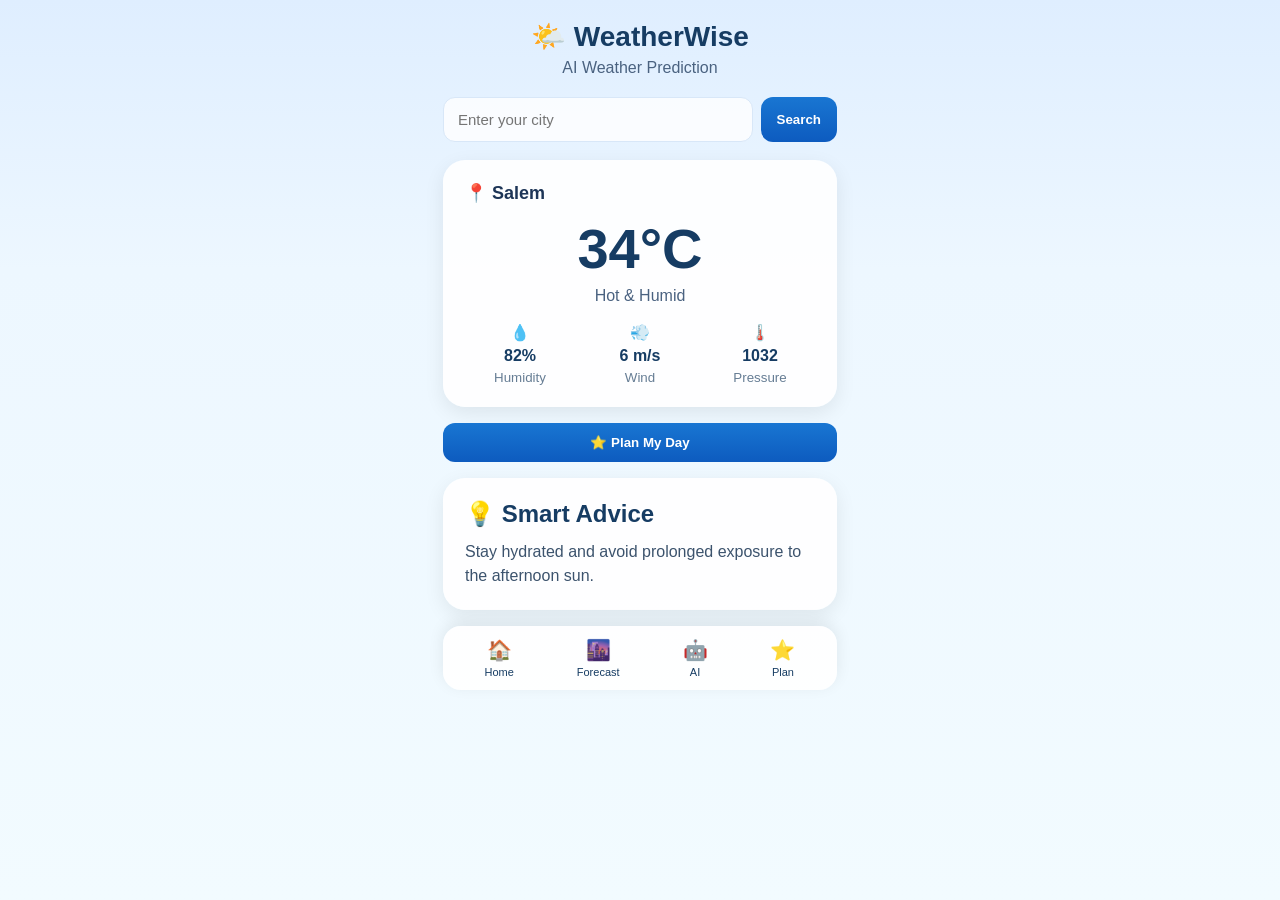
<file: index.html>
<!DOCTYPE html>
<html lang="en">
<head>
    <meta charset="UTF-8">
    <meta name="viewport" content="width=device-width, initial-scale=1.0">
    <title>WeatherWise</title>
    <link rel="stylesheet" href="style.css">
</head>
<body>
<div class="app">
    <header>
        <h1>🌤️ WeatherWise</h1>
        <p>AI Weather Prediction</p>
    </header>

    <div class="search-box">
        <input type="text" id="cityInput" placeholder="Enter your city" aria-label="City">
        <button id="searchBtn">Search</button>
    </div>

    <section class="weather-card">
        <p class="location">📍 <span id="city">Salem</span></p>
        <div class="temperature"><span id="temperature">34</span>°C</div>
        <p id="condition">Hot & Humid</p>

        <div class="weather-details">
            <div>
                💧
                <b id="humidity">82%</b>
                <small>Humidity</small>
            </div>
            <div>
                💨
                <b id="wind">6 m/s</b>
                <small>Wind</small>
            </div>
            <div>
                🌡️
                <b id="pressure">1032</b>
                <small>Pressure</small>
            </div>
        </div>
    </section>

    <section id="forecastContent" class="forecast-card" style="display: none;">
        <h2>🌦️ 5-Day Forecast</h2>
        <div class="forecast-list">
            <div class="forecast-item">
                <b>Today</b>
                <span>☀️</span>
                <strong>32°C</strong>
                <small>Hot & Humid</small>
            </div>
            <div class="forecast-item">
                <b>Tomorrow</b>
                <span>🌤️</span>
                <strong>31°C</strong>
                <small>Partly Cloudy</small>
            </div>
            <div class="forecast-item">
                <b>Day 3</b>
                <span>🌧️</span>
                <strong>29°C</strong>
                <small>Light Rain</small>
            </div>
            <div class="forecast-item">
                <b>Day 4</b>
                <span>⛅</span>
                <strong>30°C</strong>
                <small>Cloudy</small>
            </div>
            <div class="forecast-item">
                <b>Day 5</b>
                <span>☀️</span>
                <strong>33°C</strong>
                <small>Sunny</small>
            </div>
        </div>
    </section>

    <section class="ai-card">
        <h2>🤖 AI Prediction</h2>
        <p>Tomorrow's Prediction</p>
        <h3 id="prediction">☀️ Hot and Humid</h3>
        <div class="rain">
            🌧️ Rain Chance:
            <b id="rainChance">25%</b>
        </div>
    </section>

    <button class="plan-button" id="planButton">⭐ Plan My Day</button>

    <section id="advice" class="advice-card">
        <h2>💡 Smart Advice</h2>
        <p>Stay hydrated and avoid prolonged exposure to the afternoon sun.</p>
    </section>

    <nav>
        <span class="nav-item" data-target="home">🏠 <small>Home</small></span>
        <span class="nav-item" data-target="forecast">🌆 <small>Forecast</small></span>
        <span class="nav-item" data-target="ai">🤖 <small>AI</small></span>
        <span class="nav-item" data-target="plan">⭐ <small>Plan</small></span>
    </nav>
</div>

<script src="script.js"></script>
</body>
</html>
</file>
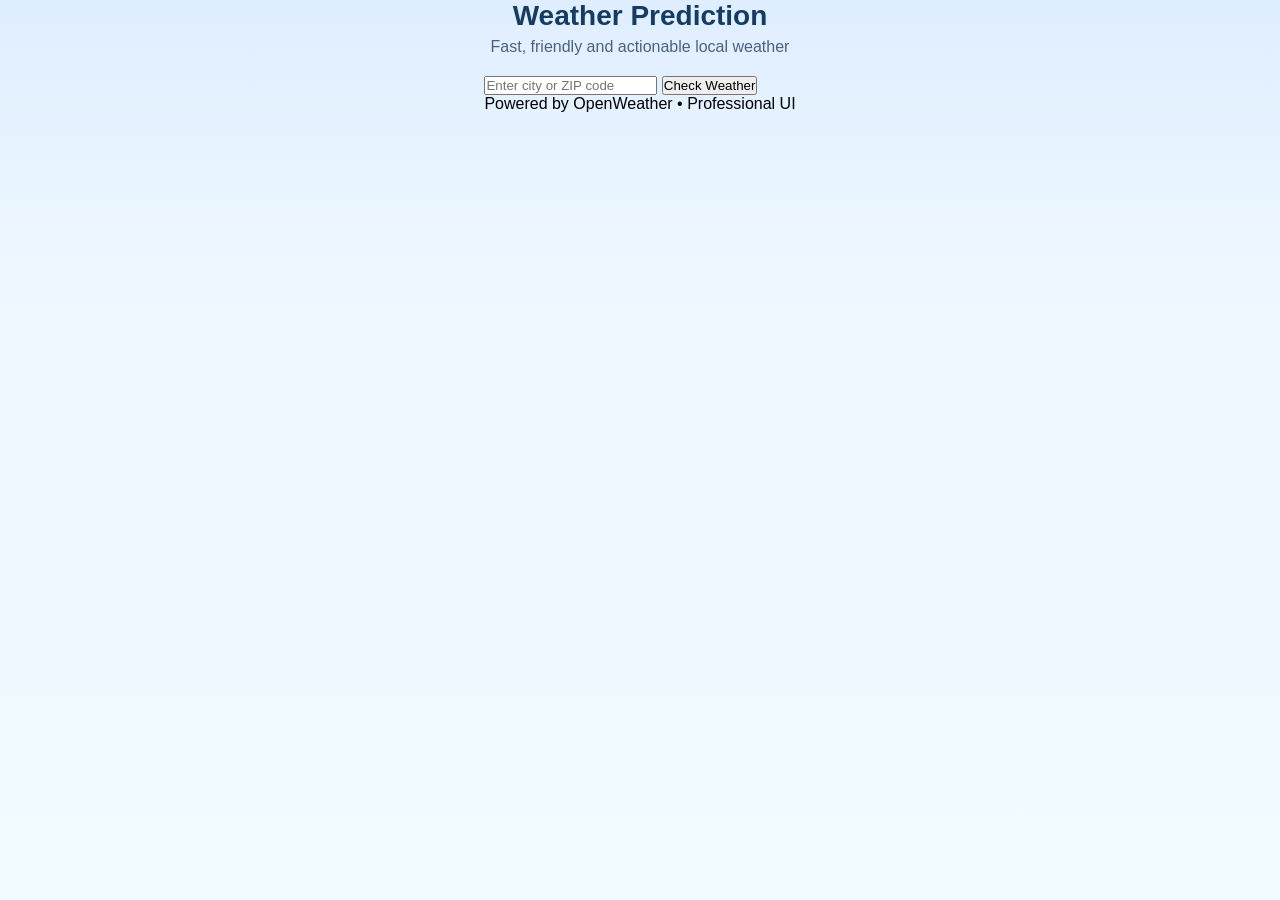
<file: saved_homepage.html>
<!DOCTYPE html>
<html lang="en">
<head>
    <meta charset="UTF-8">
    <title>Weather Prediction App</title>
    <link rel="stylesheet" href="style.css">
</head>
<body>
<div class="container">
    <header class="header">
        <h1>Weather Prediction</h1>
        <p class="tagline">Fast, friendly and actionable local weather</p>
    </header>

    <div class="search">
        <input type="text" id="cityInput" placeholder="Enter city or ZIP code" aria-label="City">
        <button id="searchBtn">Check Weather</button>
    </div>

    <div id="weatherResult" class="card hidden"></div>

    <footer class="footer">Powered by OpenWeather • Professional UI</footer>
</div>

<script src="script.js"></script>
</body>
</html>
</file>
<file: style.css>
* {
    box-sizing: border-box;
    margin: 0;
    padding: 0;
}

body {
    font-family: Arial, sans-serif;
    background: linear-gradient(180deg, #dfeeff, #edf7ff 30%, #f2fbff);
    min-height: 100vh;
    display: flex;
    justify-content: center;
}

.app {
    width: 100%;
    max-width: 430px;
    min-height: 100vh;
    margin: 0 auto;
    padding: 20px 18px 90px;
    background: transparent;
}

header {
    text-align: center;
    margin-bottom: 20px;
}

header h1 {
    font-size: 28px;
    color: #163c63;
}

header p {
    margin-top: 6px;
    color: #4a6280;
}

.search-box {
    display: flex;
    gap: 8px;
    margin-bottom: 18px;
}

.search-box input {
    flex: 1;
    padding: 13px 14px;
    border: 1px solid #d8e7f8;
    border-radius: 12px;
    font-size: 15px;
    background: rgba(255, 255, 255, 0.8);
}

.search-box button,
.plan-button {
    border: none;
    border-radius: 12px;
    padding: 12px 16px;
    background: linear-gradient(180deg, #1976d2, #0d5bbf);
    color: white;
    font-weight: 700;
    cursor: pointer;
    transition: transform 0.2s ease;
}

.search-box button:hover,
.plan-button:hover {
    transform: translateY(-1px);
}

.weather-card,
.ai-card,
.advice-card,
.forecast-card {
    background: rgba(255, 255, 255, 0.92);
    border-radius: 22px;
    padding: 22px;
    margin-bottom: 16px;
    box-shadow: 0 6px 20px rgba(0, 0, 0, 0.08);
}

.location {
    font-size: 18px;
    font-weight: bold;
    color: #1d3557;
}

.temperature {
    font-size: 56px;
    text-align: center;
    font-weight: bold;
    margin: 12px 0 6px;
    color: #163c63;
}

#condition {
    text-align: center;
    color: #4a6280;
    margin-bottom: 8px;
}

.weather-details {
    display: flex;
    justify-content: space-between;
    margin-top: 18px;
    gap: 10px;
}

.weather-details div {
    flex: 1;
    text-align: center;
    color: #163c63;
}

.weather-details b,
.weather-details small {
    display: block;
    margin-top: 5px;
}

.weather-details small {
    color: #667d94;
}

.forecast-card h2,
.ai-card h2,
.advice-card h2 {
    margin-bottom: 12px;
    color: #163c63;
}

.forecast-list {
    display: flex;
    flex-direction: column;
    gap: 10px;
}

.forecast-item,
.forecast-day {
    background: #f5f9ff;
    border-radius: 14px;
    padding: 12px;
    display: grid;
    gap: 4px;
}

.forecast-item {
    display: flex;
    justify-content: space-between;
    align-items: center;
    gap: 10px;
}

.forecast-item span,
.forecast-item strong,
.forecast-item small {
    flex: 1;
    text-align: center;
}

.ai-card h3 {
    margin: 10px 0 16px;
    color: #163c63;
}

.rain {
    padding: 12px;
    border-radius: 12px;
    background: #edf7ff;
    color: #163c63;
}

.plan-button {
    width: 100%;
    margin-bottom: 16px;
}

.advice-card p {
    line-height: 1.5;
    color: #3c536d;
}

nav {
    position: sticky;
    bottom: 10px;
    display: flex;
    justify-content: space-around;
    padding: 12px 10px;
    background: rgba(255, 255, 255, 0.92);
    border-radius: 18px;
    box-shadow: 0 -4px 16px rgba(0, 0, 0, 0.08);
}

.nav-item {
    text-align: center;
    font-size: 20px;
    color: #163c63;
    cursor: pointer;
}

.nav-item small {
    display: block;
    font-size: 11px;
    margin-top: 4px;
}

@media (max-width: 480px) {
    .app {
        padding-left: 14px;
        padding-right: 14px;
    }

    .weather-details {
        flex-direction: column;
    }
}
</file>
